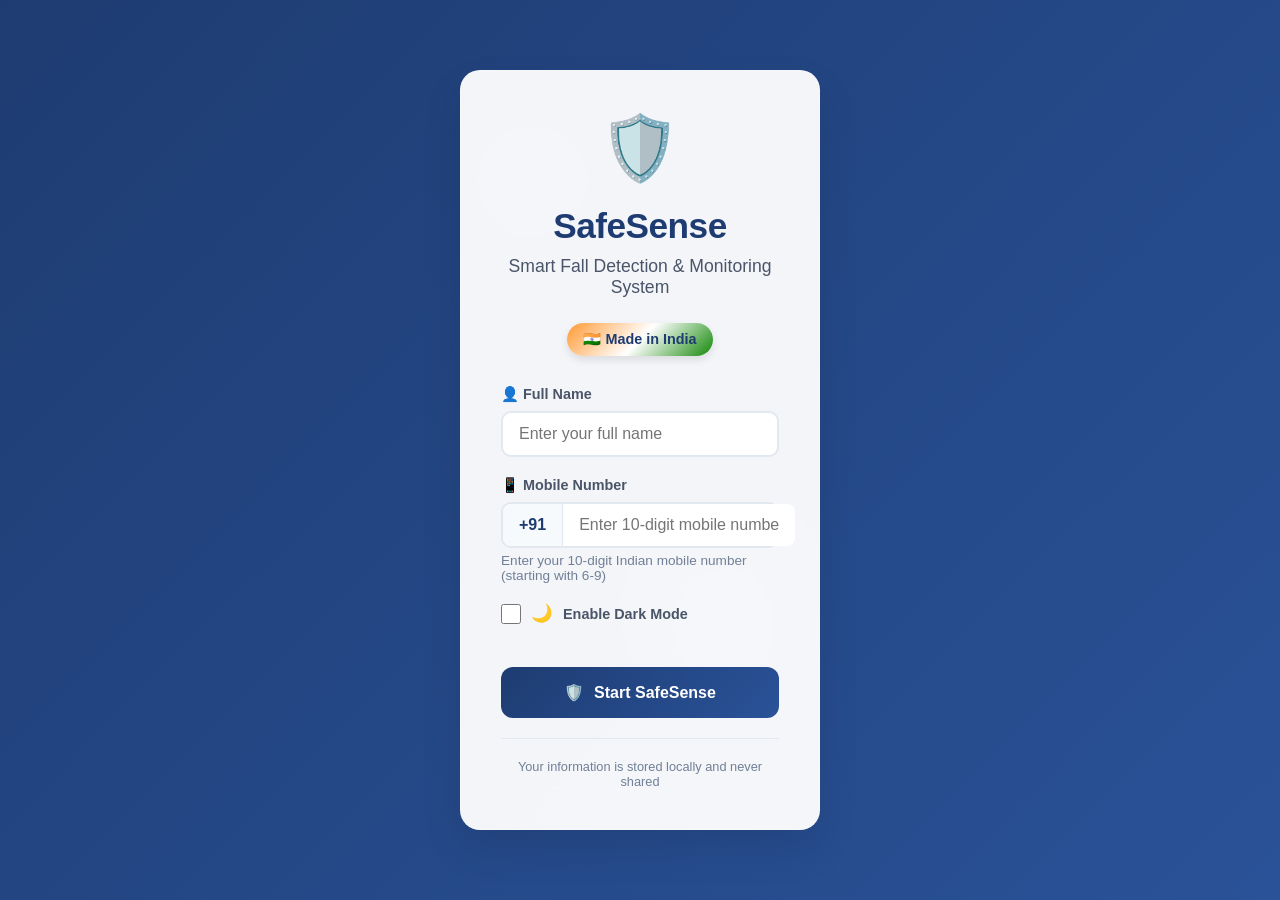
<file: simple-frontend/index.html>
<!DOCTYPE html>
<html lang="en">
<head>
    <meta charset="UTF-8">
    <meta name="viewport" content="width=device-width, initial-scale=1.0">
    <title>SafeSense - Smart Fall Detection System</title>
    <link rel="stylesheet" href="style.css">
</head>
<body>
    <div class="container">
        <!-- Header -->
        <header class="header">
            <div class="header-content">
                <div class="header-left">
                    <h1>🛡️ SafeSense</h1>
                    <p>Welcome, <span id="userName">User</span> | Camera: <span id="cameraName">Default</span></p>
                </div>
                <div class="header-right">
                    <button class="theme-toggle" id="themeToggle" title="Toggle Dark Mode">
                        🌙
                    </button>
                    <button class="camera-switch" id="cameraSwitch" title="Switch Camera">
                        📹
                    </button>
                    <button class="logout-btn" id="logoutBtn" title="Logout">
                        🚪
                    </button>
                </div>
            </div>
        </header>

        <!-- Status Bar -->
        <div class="status-bar" id="statusBar">
            <div class="status-indicator" id="statusIndicator"></div>
            <span id="statusText">System Ready - Click Start to begin monitoring</span>
        </div>

        <!-- Main Content -->
        <div class="main-content">
            <!-- Video Section -->
            <div class="video-section">
                <div class="video-container">
                    <img id="videoFeed" src="" alt="Video Feed" style="display: none;">
                    <div id="noVideo" class="no-video">
                        <div class="camera-icon">📹</div>
                        <h3>Video Feed</h3>
                        <p>Click "Start Detection" to begin live monitoring</p>
                    </div>
                </div>
                
                <!-- Controls -->
                <div class="controls">
                    <button id="startBtn" class="btn btn-start" onclick="startDetection()">
                        ▶️ Start Detection
                    </button>
                    <button id="stopBtn" class="btn btn-stop" onclick="stopDetection()" disabled>
                        ⏹️ Stop Detection
                    </button>
                    <button id="resetBtn" class="btn btn-reset" onclick="resetDetection()">
                        🔄 Reset Alert
                    </button>
                </div>
            </div>

            <!-- Stats Section -->
            <div class="stats-section">
                <h3>📊 Detection Statistics</h3>
                <div class="stats-grid">
                    <div class="stat-card">
                        <div class="stat-number" id="totalDetections">0</div>
                        <div class="stat-label">Total Detections</div>
                    </div>
                    <div class="stat-card">
                        <div class="stat-number" id="fallsDetected">0</div>
                        <div class="stat-label">Falls Detected</div>
                    </div>
                    <div class="stat-card">
                        <div class="stat-number" id="currentRisk">0%</div>
                        <div class="stat-label">Current Risk</div>
                    </div>
                    <div class="stat-card">
                        <div class="stat-number" id="systemUptime">00:00</div>
                        <div class="stat-label">System Uptime</div>
                    </div>
                </div>
            </div>

            <!-- Alert Section -->
            <div class="alert-section" id="alertSection" style="display: none;">
                <div class="alert-box">
                    <div class="alert-icon">🚨</div>
                    <div class="alert-content">
                        <h3>FALL DETECTED!</h3>
                        <p>A potential fall has been detected. Please check immediately.</p>
                        <div class="alert-time" id="alertTime"></div>
                    </div>
                </div>
            </div>

            <!-- Settings Section -->
            <div class="settings-section">
                <h3>⚙️ Quick Settings</h3>
                <div class="settings-grid">
                    <div class="setting-item">
                        <label for="alertSound">🔊 Alert Sound:</label>
                        <input type="checkbox" id="alertSound" checked>
                    </div>
                    <div class="setting-item">
                        <label for="cameraSelect">📹 Camera Source:</label>
                        <select id="cameraSelect">
                            <option value="0">Default Camera</option>
                            <option value="1">Camera 1</option>
                            <option value="2">Camera 2</option>
                            <option value="3">Camera 3</option>
                        </select>
                    </div>
                </div>
            </div>
        </div>

        <!-- Footer -->
        <footer class="footer">
            <p>SafeSense - Smart Fall Detection System | Status: <span id="connectionStatus">Disconnected</span> | 🇮🇳 Made in India</p>
        </footer>
    </div>

    <!-- Camera Selection Modal -->
    <div class="modal" id="cameraModal" style="display: none;">
        <div class="modal-content">
            <div class="modal-header">
                <h3>📹 Select Camera</h3>
                <button class="modal-close" id="modalClose">&times;</button>
            </div>
            <div class="modal-body">
                <div class="camera-options">
                    <div class="camera-option" data-camera="0">
                        <div class="camera-icon">📷</div>
                        <div class="camera-info">
                            <h4>Default Camera</h4>
                            <p>Primary system camera</p>
                        </div>
                    </div>
                    <div class="camera-option" data-camera="1">
                        <div class="camera-icon">📹</div>
                        <div class="camera-info">
                            <h4>Camera 1</h4>
                            <p>External USB camera</p>
                        </div>
                    </div>
                    <div class="camera-option" data-camera="2">
                        <div class="camera-icon">🎥</div>
                        <div class="camera-info">
                            <h4>Camera 2</h4>
                            <p>Secondary camera</p>
                        </div>
                    </div>
                    <div class="camera-option" data-camera="3">
                        <div class="camera-icon">📺</div>
                        <div class="camera-info">
                            <h4>Camera 3</h4>
                            <p>IP camera or webcam</p>
                        </div>
                    </div>
                </div>
            </div>
        </div>
    </div>

    <!-- Alert Sound -->
    <audio id="alertAudio" preload="auto" loop>
        <!-- Emergency alert sound using Web Audio API will be generated in JavaScript -->
    </audio>

    <script src="script.js"></script>
</body>
</html>
</file>
<file: simple-frontend/style.css>
/* Reset and Base Styles */
* {
    margin: 0;
    padding: 0;
    box-sizing: border-box;
}

body {
    font-family: 'Segoe UI', Tahoma, Geneva, Verdana, sans-serif;
    background: linear-gradient(135deg, #1e3c72 0%, #2a5298 100%);
    min-height: 100vh;
    color: #333;
    transition: all 0.3s ease;
}

body.dark-mode {
    background: linear-gradient(135deg, #2d3748 0%, #1a202c 100%);
    color: #e2e8f0;
}

.container {
    max-width: 1200px;
    margin: 0 auto;
    padding: 20px;
}

/* Header */
.header {
    background: white;
    padding: 30px;
    border-radius: 15px;
    box-shadow: 0 10px 30px rgba(0,0,0,0.1);
    margin-bottom: 20px;
    transition: all 0.3s ease;
}

.dark-mode .header {
    background: #2d3748;
    box-shadow: 0 10px 30px rgba(0,0,0,0.3);
}

.header-content {
    display: flex;
    justify-content: space-between;
    align-items: center;
}

.header-left h1 {
    font-size: 2.5em;
    color: #1e3c72;
    margin-bottom: 10px;
    font-weight: 700;
    letter-spacing: -0.5px;
}

.dark-mode .header-left h1 {
    color: #e2e8f0;
}

.header-left p {
    font-size: 1.2em;
    color: #718096;
}

.dark-mode .header-left p {
    color: #a0aec0;
}

.header-right {
    display: flex;
    gap: 10px;
}

.theme-toggle,
.camera-switch,
.logout-btn {
    background: #f7fafc;
    border: 2px solid #e2e8f0;
    border-radius: 10px;
    padding: 10px 15px;
    font-size: 1.2em;
    cursor: pointer;
    transition: all 0.3s ease;
}

.dark-mode .theme-toggle,
.dark-mode .camera-switch,
.dark-mode .logout-btn {
    background: #4a5568;
    border-color: #718096;
    color: #e2e8f0;
}

.theme-toggle:hover,
.camera-switch:hover,
.logout-btn:hover {
    transform: translateY(-2px);
    box-shadow: 0 5px 15px rgba(0,0,0,0.2);
}

/* Status Bar */
.status-bar {
    display: flex;
    align-items: center;
    background: white;
    padding: 15px 20px;
    border-radius: 10px;
    box-shadow: 0 5px 15px rgba(0,0,0,0.1);
    margin-bottom: 20px;
    font-weight: 600;
}

.status-indicator {
    width: 12px;
    height: 12px;
    border-radius: 50%;
    background: #e53e3e;
    margin-right: 10px;
    animation: pulse 2s infinite;
}

.status-indicator.active {
    background: #38a169;
}

.status-indicator.alert {
    background: #e53e3e;
    animation: blink 0.5s infinite;
}

@keyframes pulse {
    0% { opacity: 1; }
    50% { opacity: 0.5; }
    100% { opacity: 1; }
}

@keyframes blink {
    0%, 50% { opacity: 1; }
    51%, 100% { opacity: 0; }
}

/* Main Content */
.main-content {
    display: grid;
    grid-template-columns: 2fr 1fr;
    gap: 20px;
    margin-bottom: 20px;
}

@media (max-width: 768px) {
    .main-content {
        grid-template-columns: 1fr;
    }
}

/* Video Section */
.video-section {
    background: white;
    border-radius: 15px;
    padding: 20px;
    box-shadow: 0 10px 30px rgba(0,0,0,0.1);
    transition: all 0.3s ease;
}

.dark-mode .video-section {
    background: #2d3748;
    box-shadow: 0 10px 30px rgba(0,0,0,0.3);
}

.video-container {
    position: relative;
    background: #f7fafc;
    border: 2px dashed #cbd5e0;
    border-radius: 10px;
    margin-bottom: 20px;
    min-height: 400px;
    display: flex;
    align-items: center;
    justify-content: center;
}

#videoFeed {
    max-width: 100%;
    max-height: 400px;
    border-radius: 8px;
}

.no-video {
    text-align: center;
    color: #718096;
}

.camera-icon {
    font-size: 4em;
    margin-bottom: 20px;
}

.no-video h3 {
    font-size: 1.5em;
    margin-bottom: 10px;
}

/* Controls */
.controls {
    display: flex;
    gap: 10px;
    justify-content: center;
    flex-wrap: wrap;
}

.btn {
    padding: 12px 24px;
    border: none;
    border-radius: 8px;
    font-size: 16px;
    font-weight: 600;
    cursor: pointer;
    transition: all 0.3s ease;
    min-width: 150px;
}

.btn:hover {
    transform: translateY(-2px);
    box-shadow: 0 5px 15px rgba(0,0,0,0.2);
}

.btn:disabled {
    opacity: 0.5;
    cursor: not-allowed;
    transform: none;
}

.btn-start {
    background: #48bb78;
    color: white;
}

.btn-start:hover {
    background: #38a169;
}

.btn-stop {
    background: #f56565;
    color: white;
}

.btn-stop:hover {
    background: #e53e3e;
}

.btn-reset {
    background: #4299e1;
    color: white;
}

.btn-reset:hover {
    background: #3182ce;
}

/* Stats Section */
.stats-section {
    background: white;
    border-radius: 15px;
    padding: 20px;
    box-shadow: 0 10px 30px rgba(0,0,0,0.1);
    margin-bottom: 20px;
    transition: all 0.3s ease;
}

.dark-mode .stats-section {
    background: #2d3748;
    box-shadow: 0 10px 30px rgba(0,0,0,0.3);
}

.stats-section h3 {
    margin-bottom: 20px;
    color: #4a5568;
}

.dark-mode .stats-section h3 {
    color: #e2e8f0;
}

.stats-grid {
    display: grid;
    grid-template-columns: 1fr 1fr;
    gap: 15px;
}

.stat-card {
    background: #f7fafc;
    padding: 20px;
    border-radius: 10px;
    text-align: center;
    border-left: 4px solid #4299e1;
}

.stat-number {
    font-size: 2em;
    font-weight: bold;
    color: #2d3748;
    margin-bottom: 5px;
}

.stat-label {
    font-size: 0.9em;
    color: #718096;
    text-transform: uppercase;
    letter-spacing: 0.5px;
}

/* Alert Section - Small notification style */
.alert-section {
    position: fixed;
    top: 20px;
    right: 20px;
    z-index: 1000;
    max-width: 350px;
    animation: slideInRight 0.5s ease;
}

.alert-box {
    background: #fed7d7;
    border: 2px solid #f56565;
    border-radius: 10px;
    padding: 20px;
    text-align: left;
    box-shadow: 0 10px 25px rgba(0,0,0,0.2);
    animation: pulse 1s ease-in-out infinite;
}

.alert-icon {
    font-size: 1.5em;
    margin-right: 10px;
    float: left;
}

.alert-content h3 {
    color: #c53030;
    font-size: 1.2em;
    margin-bottom: 5px;
    margin-left: 40px;
}

.alert-content p {
    color: #742a2a;
    font-size: 0.9em;
    margin-bottom: 10px;
    margin-left: 40px;
}

.alert-time {
    font-weight: bold;
    color: #c53030;
}

@keyframes slideInRight {
    from {
        opacity: 0;
        transform: translateX(100%);
    }
    to {
        opacity: 1;
        transform: translateX(0);
    }
}

@keyframes pulse {
    0%, 100% { transform: scale(1); }
    50% { transform: scale(1.02); }
}

/* Settings Section */
.settings-section {
    background: white;
    border-radius: 15px;
    padding: 20px;
    box-shadow: 0 10px 30px rgba(0,0,0,0.1);
    transition: all 0.3s ease;
}

.dark-mode .settings-section {
    background: #2d3748;
    box-shadow: 0 10px 30px rgba(0,0,0,0.3);
}

.settings-section h3 {
    margin-bottom: 20px;
    color: #4a5568;
}

.dark-mode .settings-section h3 {
    color: #e2e8f0;
}

.settings-grid {
    display: flex;
    flex-direction: column;
    gap: 15px;
}

.setting-item {
    display: flex;
    align-items: center;
    justify-content: space-between;
    padding: 10px;
    background: #f7fafc;
    border-radius: 8px;
    transition: all 0.3s ease;
}

.dark-mode .setting-item {
    background: #4a5568;
}

.setting-item label {
    font-weight: 600;
    color: #4a5568;
}

.dark-mode .setting-item label {
    color: #e2e8f0;
}

.setting-item select {
    background: white;
    border: 1px solid #e2e8f0;
    border-radius: 5px;
    padding: 5px 10px;
    color: #4a5568;
}

.dark-mode .setting-item select {
    background: #2d3748;
    border-color: #718096;
    color: #e2e8f0;
}

.setting-item input[type="range"] {
    width: 100px;
    margin: 0 10px;
}

.setting-item input[type="checkbox"] {
    width: 20px;
    height: 20px;
}

/* Footer */
.footer {
    text-align: center;
    background: rgba(255,255,255,0.1);
    color: white;
    padding: 15px;
    border-radius: 10px;
    backdrop-filter: blur(10px);
}

#connectionStatus {
    font-weight: bold;
}

.connected {
    color: #48bb78;
}

.disconnected {
    color: #f56565;
}

/* Camera Modal */
.modal {
    position: fixed;
    top: 0;
    left: 0;
    width: 100%;
    height: 100%;
    background: rgba(0, 0, 0, 0.5);
    display: flex;
    align-items: center;
    justify-content: center;
    z-index: 2000;
    animation: fadeIn 0.3s ease;
}

.modal-content {
    background: white;
    border-radius: 15px;
    padding: 0;
    max-width: 500px;
    width: 90%;
    max-height: 80vh;
    overflow: hidden;
    animation: slideUp 0.3s ease;
}

.dark-mode .modal-content {
    background: #2d3748;
    color: #e2e8f0;
}

.modal-header {
    display: flex;
    justify-content: space-between;
    align-items: center;
    padding: 20px;
    border-bottom: 1px solid #e2e8f0;
}

.dark-mode .modal-header {
    border-bottom-color: #4a5568;
}

.modal-close {
    background: none;
    border: none;
    font-size: 24px;
    cursor: pointer;
    color: #718096;
    padding: 5px;
    border-radius: 5px;
    transition: all 0.3s ease;
}

.modal-close:hover {
    background: #f7fafc;
    color: #4a5568;
}

.dark-mode .modal-close:hover {
    background: #4a5568;
    color: #e2e8f0;
}

.modal-body {
    padding: 20px;
}

.camera-options {
    display: grid;
    gap: 15px;
}

.camera-option {
    display: flex;
    align-items: center;
    gap: 15px;
    padding: 15px;
    border: 2px solid #e2e8f0;
    border-radius: 10px;
    cursor: pointer;
    transition: all 0.3s ease;
}

.camera-option:hover {
    border-color: #1e3c72;
    background: #f7fafc;
}

.dark-mode .camera-option {
    border-color: #4a5568;
}

.dark-mode .camera-option:hover {
    border-color: #1e3c72;
    background: #4a5568;
}

.camera-option.selected {
    border-color: #1e3c72;
    background: #edf2f7;
}

.dark-mode .camera-option.selected {
    background: #4a5568;
}

.camera-icon {
    font-size: 2em;
    width: 60px;
    text-align: center;
}

.camera-info h4 {
    margin: 0 0 5px 0;
    color: #4a5568;
}

.dark-mode .camera-info h4 {
    color: #e2e8f0;
}

.camera-info p {
    margin: 0;
    color: #718096;
    font-size: 0.9em;
}

.dark-mode .camera-info p {
    color: #a0aec0;
}

/* Responsive Design */
@media (max-width: 768px) {
    .container {
        padding: 10px;
    }
    
    .header-content {
        flex-direction: column;
        gap: 15px;
        text-align: center;
    }
    
    .header-left h1 {
        font-size: 2em;
    }
    
    .controls {
        flex-direction: column;
        align-items: center;
    }
    
    .btn {
        width: 100%;
        max-width: 200px;
    }
    
    .stats-grid {
        grid-template-columns: 1fr;
    }
    
    .alert-box {
        margin: 20px;
        padding: 20px;
    }
    
    .modal-content {
        width: 95%;
        margin: 20px;
    }
    
    .camera-options {
        grid-template-columns: 1fr;
    }
}

/* Animations */
@keyframes fadeIn {
    from { opacity: 0; }
    to { opacity: 1; }
}

@keyframes slideUp {
    from {
        opacity: 0;
        transform: translateY(50px);
    }
    to {
        opacity: 1;
        transform: translateY(0);
    }
}
</file>
<file: simple-frontend/login.css>
/* Login Page Styles */
* {
    margin: 0;
    padding: 0;
    box-sizing: border-box;
}

body {
    font-family: 'Segoe UI', Tahoma, Geneva, Verdana, sans-serif;
    background: linear-gradient(135deg, #1e3c72 0%, #2a5298 100%);
    min-height: 100vh;
    display: flex;
    align-items: center;
    justify-content: center;
    overflow: hidden;
}

.login-container {
    position: relative;
    width: 100%;
    max-width: 400px;
    padding: 20px;
}

.login-card {
    background: rgba(255, 255, 255, 0.95);
    backdrop-filter: blur(20px);
    border-radius: 20px;
    padding: 40px;
    box-shadow: 0 20px 40px rgba(0, 0, 0, 0.1);
    border: 1px solid rgba(255, 255, 255, 0.2);
    animation: slideUp 0.8s ease;
    position: relative;
    z-index: 10;
}

.login-header {
    text-align: center;
    margin-bottom: 30px;
}

.logo {
    font-size: 4em;
    margin-bottom: 20px;
    animation: bounce 2s infinite;
}

.login-header h1 {
    font-size: 2.2em;
    color: #1e3c72;
    margin-bottom: 10px;
    font-weight: 700;
    letter-spacing: -0.5px;
}

.login-header p {
    color: #4a5568;
    font-size: 1.1em;
    margin-bottom: 15px;
}

.made-in-india {
    background: linear-gradient(135deg, #ff9933 0%, #ffffff 50%, #138808 100%);
    color: #1e3c72;
    padding: 8px 16px;
    border-radius: 20px;
    font-size: 0.9em;
    font-weight: 600;
    display: inline-block;
    margin-top: 10px;
    box-shadow: 0 4px 8px rgba(0, 0, 0, 0.1);
}

.login-form {
    display: flex;
    flex-direction: column;
    gap: 20px;
}

.form-group {
    display: flex;
    flex-direction: column;
}

.form-group label {
    font-weight: 600;
    color: #4a5568;
    margin-bottom: 8px;
    font-size: 0.9em;
}

.form-group input,
.form-group select {
    padding: 12px 16px;
    border: 2px solid #e2e8f0;
    border-radius: 10px;
    font-size: 16px;
    transition: all 0.3s ease;
    background: white;
}

.phone-input-container {
    display: flex;
    align-items: center;
    border: 2px solid #e2e8f0;
    border-radius: 10px;
    background: white;
    transition: all 0.3s ease;
}

.phone-input-container:focus-within {
    border-color: #1e3c72;
    box-shadow: 0 0 0 3px rgba(30, 60, 114, 0.1);
}

.country-code {
    padding: 12px 16px;
    background: #f7fafc;
    border-right: 1px solid #e2e8f0;
    font-weight: 600;
    color: #1e3c72;
    border-radius: 8px 0 0 8px;
}

.phone-input-container input {
    border: none;
    border-radius: 0 8px 8px 0;
    flex: 1;
}

.input-help {
    color: #718096;
    font-size: 0.85em;
    margin-top: 5px;
}

.form-group input:focus,
.form-group select:focus {
    outline: none;
    border-color: #1e3c72;
    box-shadow: 0 0 0 3px rgba(30, 60, 114, 0.1);
}

.checkbox-group {
    flex-direction: row;
    align-items: center;
    gap: 10px;
}

.checkbox-label {
    display: flex;
    align-items: center;
    gap: 10px;
    cursor: pointer;
    font-weight: 500;
}

.checkbox-label input[type="checkbox"] {
    width: 20px;
    height: 20px;
    margin: 0;
}

.checkmark {
    font-size: 1.2em;
}

.login-btn {
    background: linear-gradient(135deg, #1e3c72 0%, #2a5298 100%);
    color: white;
    border: none;
    padding: 16px 24px;
    border-radius: 12px;
    font-size: 16px;
    font-weight: 600;
    cursor: pointer;
    transition: all 0.3s ease;
    margin-top: 15px;
    display: flex;
    align-items: center;
    justify-content: center;
    gap: 10px;
}

.login-btn:hover {
    transform: translateY(-2px);
    box-shadow: 0 12px 24px rgba(30, 60, 114, 0.4);
}

.login-btn:active {
    transform: translateY(0);
}

.login-footer {
    text-align: center;
    margin-top: 20px;
    padding-top: 20px;
    border-top: 1px solid #e2e8f0;
}

.login-footer p {
    font-size: 0.8em;
    color: #718096;
}

/* Background Animation */
.background-animation {
    position: absolute;
    top: 0;
    left: 0;
    width: 100%;
    height: 100%;
    overflow: hidden;
    z-index: 1;
}

.circle {
    position: absolute;
    border-radius: 50%;
    background: rgba(255, 255, 255, 0.1);
    animation: float 6s ease-in-out infinite;
}

.circle-1 {
    width: 100px;
    height: 100px;
    top: 10%;
    left: 10%;
    animation-delay: 0s;
}

.circle-2 {
    width: 150px;
    height: 150px;
    top: 60%;
    right: 10%;
    animation-delay: 2s;
}

.circle-3 {
    width: 80px;
    height: 80px;
    bottom: 20%;
    left: 60%;
    animation-delay: 4s;
}

/* Animations */
@keyframes slideUp {
    from {
        opacity: 0;
        transform: translateY(50px);
    }
    to {
        opacity: 1;
        transform: translateY(0);
    }
}

@keyframes bounce {
    0%, 20%, 50%, 80%, 100% {
        transform: translateY(0);
    }
    40% {
        transform: translateY(-10px);
    }
    60% {
        transform: translateY(-5px);
    }
}

@keyframes float {
    0%, 100% {
        transform: translateY(0px) rotate(0deg);
    }
    50% {
        transform: translateY(-20px) rotate(180deg);
    }
}

/* Responsive Design */
@media (max-width: 480px) {
    .login-container {
        padding: 10px;
    }
    
    .login-card {
        padding: 30px 20px;
    }
    
    .logo {
        font-size: 3em;
    }
    
    .login-header h1 {
        font-size: 1.5em;
    }
}

/* Loading State */
.login-btn.loading {
    background: #a0aec0;
    cursor: not-allowed;
}

.login-btn.loading::after {
    content: "⏳";
    margin-left: 10px;
    animation: spin 1s linear infinite;
}

@keyframes spin {
    from { transform: rotate(0deg); }
    to { transform: rotate(360deg); }
}
</file>
